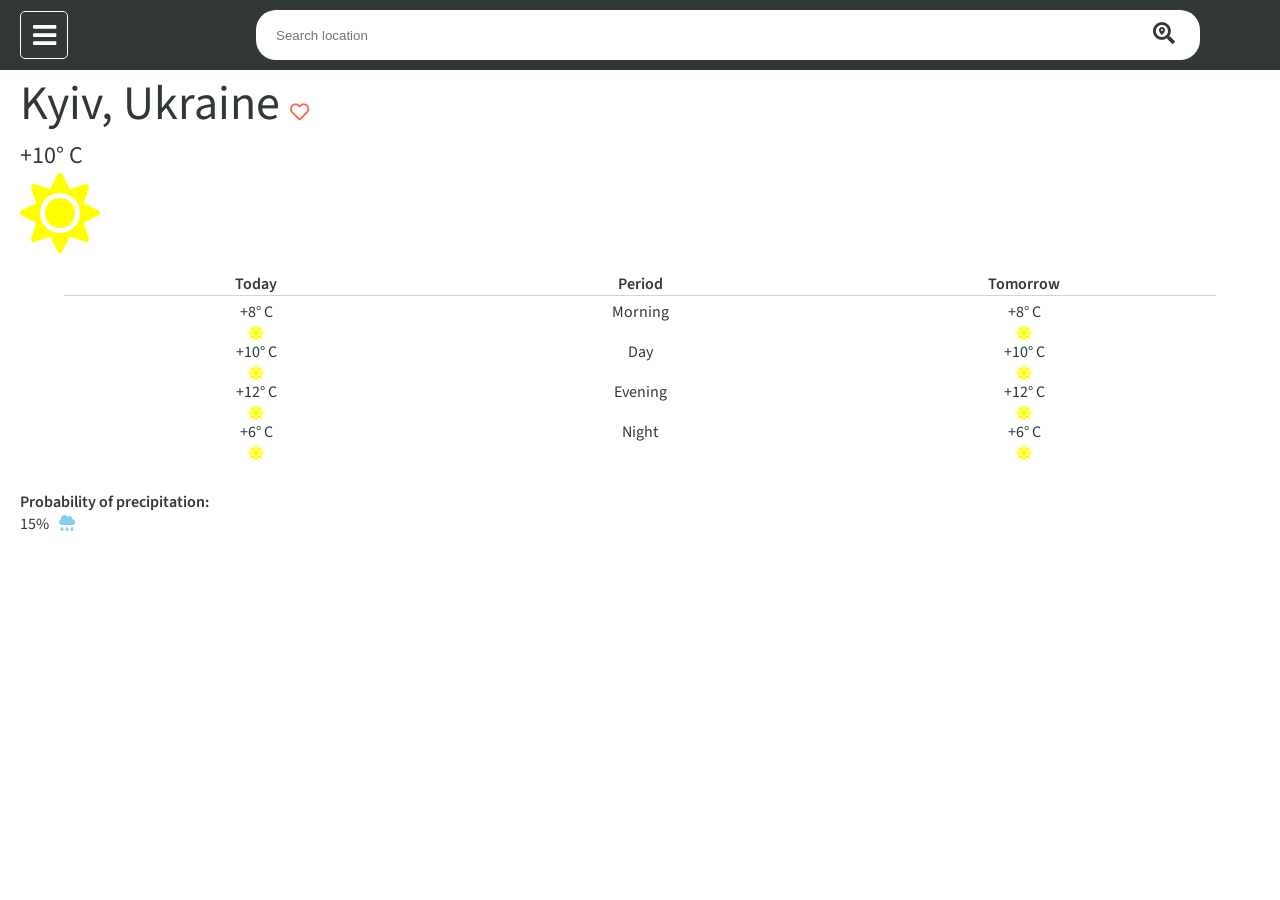
<file: index.html>
<!DOCTYPE html>
<html lang="en">
  <head>
    <meta charset="UTF-8" />
    <meta name="viewport" content="width=device-width, initial-scale=1.0" />
    <meta http-equiv="X-UA-Compatible" content="ie=edge" />
    <link rel="stylesheet" href="style.css" />
    <link rel="shortcut icon" href="favicon.ico" type="image/x-icon" />
    <link
      rel="stylesheet"
      href="https://use.fontawesome.com/releases/v5.7.2/css/all.css"
      integrity="sha384-fnmOCqbTlWIlj8LyTjo7mOUStjsKC4pOpQbqyi7RrhN7udi9RwhKkMHpvLbHG9Sr"
      crossorigin="anonymous"
    />
    <link
      href="https://fonts.googleapis.com/css?family=Source+Sans+Pro"
      rel="stylesheet"
    />
    <title>Weather App</title>
  </head>
  <body>
    <div class="container" id="container">
      <!-- ================= Header =================  -->
      <div class="header">
        <button class="hamburger" id="hamburger">
          <i class="fas fa-bars fa-2x"></i>
        </button>
        <div class="search-box">
          <input
            class="search-field"
            type="text"
            placeholder="Search location"
          />
          <i class="fas fa-search-location fa-lg"></i>
        </div>
      </div>
      <!-- ================= Sidebar =================  -->
      <div class="container__sidebar sidebar" id="sideBar">
        <div class="sidebar__units">
          <button class="units" data-type="btn-celcius">&deg C</button>
          <button class="units" data-type="btn-fahrenheit">&deg F</button>
        </div>
        <div class="sidebar__categories">
        <button class="category" data-type="btn-main">Main</button>
        <button class="category" data-type="btn-favorite">Favorite list</button>
        <button class="category" data-type="btn-history">Last searched</button>
      </div>
    </div>
    <!-- ================= Main =================  -->
    <div class="main" id="main">
      <div class="main__forecast">
        <div class="forecast__weather-location weather-location">
          Kyiv, Ukraine<i class="far fa-heart red favorite-label"></i>
        </div>
        <div class="forecast__weather-temp weather-temp">
          +10<span class="temp-units">&deg C</span>
        </div>
        <div class="forecast__weather-icon weather-icon">
          <i class="fas fa-sun fa-spin fa-5x yellow"></i>
        </div>
      </div>
      <div class="main__detailed">
        <div class="detailed__today">
          <div class="detailed__title">Today</div>
          <div class="today today--morring">
            <div class="detailed__weather-temp weather-temp">
              +8<span class="temp-units">&deg C</span>
            </div>
            <div class="forecast__weather-icon weather-icon">
              <i class="fas fa-sun yellow"></i>
            </div>
          </div>
          <div class="today today--day">
            <div class="detailed__weather-temp weather-temp">
              +10<span class="temp-units">&deg C</span>
            </div>
            <div class="forecast__weather-icon weather-icon">
              <i class="fas fa-sun yellow"></i>
            </div>
          </div>
          <div class="today today--evening">
            <div class="detailed__weather-temp weather-temp">
              +12<span class="temp-units">&deg C</span>
            </div>
            <div class="forecast__weather-icon weather-icon">
              <i class="fas fa-sun yellow"></i>
            </div>
          </div>
          <div class="today today--night">
            <div class="detailed__weather-temp weather-temp">
              +6<span class="temp-units">&deg C</span>
            </div>
            <div class="forecast__weather-icon weather-icon">
              <i class="fas fa-sun yellow"></i>
            </div>
          </div>
        </div>
        <div class="detailed__period">
          <div class="detailed__title">Period</div>
          <div class="period">Morning</div>
          <div class="period">Day</div>
          <div class="period">Evening</div>
          <div class="period">Night</div>
        </div>
        <div class="detailed__tomorrow">
          <div class="detailed__title">Tomorrow</div>
          <div class="tomorrow tomorrow--morring">
            <div class="detailed__weather-temp weather-temp">
              +8<span class="temp-units">&deg C</span>
            </div>
            <div class="forecast__weather-icon weather-icon">
              <i class="fas fa-sun yellow"></i>
            </div>
          </div>
          <div class="tomorrow tomorrow--day">
            <div class="detailed__weather-temp weather-temp">
              +10<span class="temp-units">&deg C</span>
            </div>
            <div class="forecast__weather-icon weather-icon">
              <i class="fas fa-sun yellow"></i>
            </div>
          </div>
          <div class="tomorrow tomorrow--evening">
            <div class="detailed__weather-temp weather-temp">
              +12<span class="temp-units">&deg C</span>
            </div>
            <div class="forecast__weather-icon weather-icon">
              <i class="fas fa-sun yellow"></i>
            </div>
          </div>
          <div class="tomorrow tomorrow--night">
            <div class="detailed__weather-temp weather-temp">
              +6<span class="temp-units">&deg C</span>
            </div>
            <div class="forecast__weather-icon weather-icon">
              <i class="fas fa-sun yellow"></i>
            </div>
          </div>
        </div>
      </div>
      <div class="main__precipitation">
        <div class="precipitation__title">Probability of precipitation:</div>
        <div class="precipitation__chanse">
          15%<i class="fas fa-cloud-rain blue precipitation-label"></i>
        </div>
      </div>
    </div>
    <!-- ================= Favorite =================  -->
      <ul class="favorite-list hidden" id="favoriteList"><h2>Your favorite list</h2>
        <li class="favorite-list__item">Kyiv, Ukraine</li>
        <li class="favorite-list__item">Odessa, Ukraine</li>
        <li class="favorite-list__item">London, GB</li>
      </ul>
    <!-- ================= History =================  -->
    <ul class="history-list hidden" id="historyList"><h2>Your history list</h2>
      <li class="history-list__item">Paris, France</li>
      <li class="history-list__item">NY, USA</li>
      <li class="history-list__item">London, GB</li>
    </ul>

    <script src="script.js"></script>
  </body>
</html>
</file>
<file: style.css>
body {
  width: 100%;
  height: 100%;
  margin: 0;
  padding: 0;
}

.container {
  width: 100%;
  height: 100%;
  font-family: 'Source Sans Pro', sans-serif;
  color: #323838;
}

/** ================= Colors ================= **/
.red {
  color: tomato;
}

.yellow {
  color: yellow;
}

.blue {
  color: skyblue;
}
/** ================= Header ================= **/
.header {
  display: flex;
  justify-content: space-between;
  align-items: center;
  width: 100%;
  height: 70px;
  background-color: #323838;
}

.hamburger {
  min-width: 48px;
  min-height: 48px;
  background-color: transparent;
  color: white;
  border: 1px solid white;
  border-radius: 5px;
  margin-left: 20px;
  margin-right: 20px;
}

.hamburger:hover {
  color: #f0c81a;
  border-color: #f0c81a;
}

.hamburger:focus {
  color: #f0c81a;
  border-color: #f0c81a;
  outline: none;
}

.hamburger:active {
  color: black;
  border-color: black;
}

.search-box {
  float: right;
  width: 80%;
}

.search-field {
  width: 90%;
  min-width: 150px;
  height: 48px;
  border: none;
  border-radius: 20px;
  padding-left: 20px;
}

.search-field:hover {
  background-color: rgb(241, 238, 238);
}

.fa-search-location {
  color: #323838;
  margin-left: -50px;
}

/** ================= Sidebar ================= **/
.sidebar {
  display: flex;
  flex-wrap: wrap;
  flex-direction: column;
  width: 300px;
  min-height: 80%;
  height: auto;
  background-color: white;
  box-shadow: 1px 1px 5px lightgray;
  border-radius: 0 0 5px 5px;
  z-index: 1;
}

.container__sidebar {
  position: absolute;
  /* This trasform moves the menu from the page. */
  -webkit-transform: translate(-350px, 0);
  transform: translate(-350px, 0);
  /* Animate the appearance. */
  transition: transform 0.3s ease;
}

.visible {
  -webkit-transform: translate(0, 0);
  transform: translate(0, 0);
}

.sidebar__units {
  text-align: center;
  margin: 40px 0 40px;
  border-radius: 5px;
}

.units {
  min-width: 38px;
  min-height: 48px;
  border: 1px solid lightgrey;
  border-radius: 5px;
  color: #323838;
  background-color: white;
  margin: 5px;
}

.units:hover,
.category:hover {
  background-color: lightgrey;
}

.units:focus,
.category:focus {
  background-color: lightgrey;
  border-color: #f0c81a;
  outline: none;
}

.units:active,
.category:active {
  background-color: #6d6e70;
  color: white;
}

.category {
  width: 100%;
  min-height: 48px;
  border: none;
  font-size: 1em;
  font-weight: 600;
  border: 1px solid lightgrey;
  border-radius: 5px;
  background-color: white;
  color: #323838;
  margin-top: 5px;
}

/** ================= Main ================= **/
/** Main weather box **/
.main {
  width: 100%;
  min-height: 480px;
}

.main__forecast {
  padding-left: 20px;
}

.weather-location {
  font-size: 3em;
}

.favorite-label {
  font-size: 0.4em;
  margin: 10px;
}

.forecast__weather-temp {
  font-size: 1.5em;
}

/** Detailed weather box **/
.main__detailed {
  display: flex;
  flex-direction: row;
  justify-content: center;
  margin-top: 20px;
}

.detailed__today,
.detailed__tomorrow {
  display: flex;
  flex-flow: column nowrap;
  justify-content: space-around;
  align-items: center;
  width: 30%;
}

.detailed__period {
  display: flex;
  flex-flow: column nowrap;
  justify-content: space-around;
  align-items: center;
  width: 30%;
}

.detailed__title {
  margin-bottom: 5px;
  font-weight: 600;
  text-align: center;
  width: 100%;
  border-bottom: 1px solid lightgrey;
}

.today,
.tomorrow,
.period {
  text-align: center;
  width: 100%;
  height: 40px;
}

.today:hover,
.period:hover,
.tomorrow:hover {
  font-weight: 600;
}

/** Precipitation **/
.main__precipitation {
  display: flex;
  flex-flow: column nowrap;
  margin-top: 30px;
  padding-left: 20px;
}

.precipitation__title {
  font-weight: 600;
}

.precipitation-label {
  padding-left: 10px;
}

/** ================= Favorite ================= **/

.favorite-list {
  display: flex;
  flex-flow: column nowrap;
  width: 80%;
  list-style: none;
}

/** ================= History ================= **/

.history-list {
  display: flex;
  flex-flow: column nowrap;
  width: 80%;
  list-style: none;
}

.hidden {
  display: none;
}
</file>
